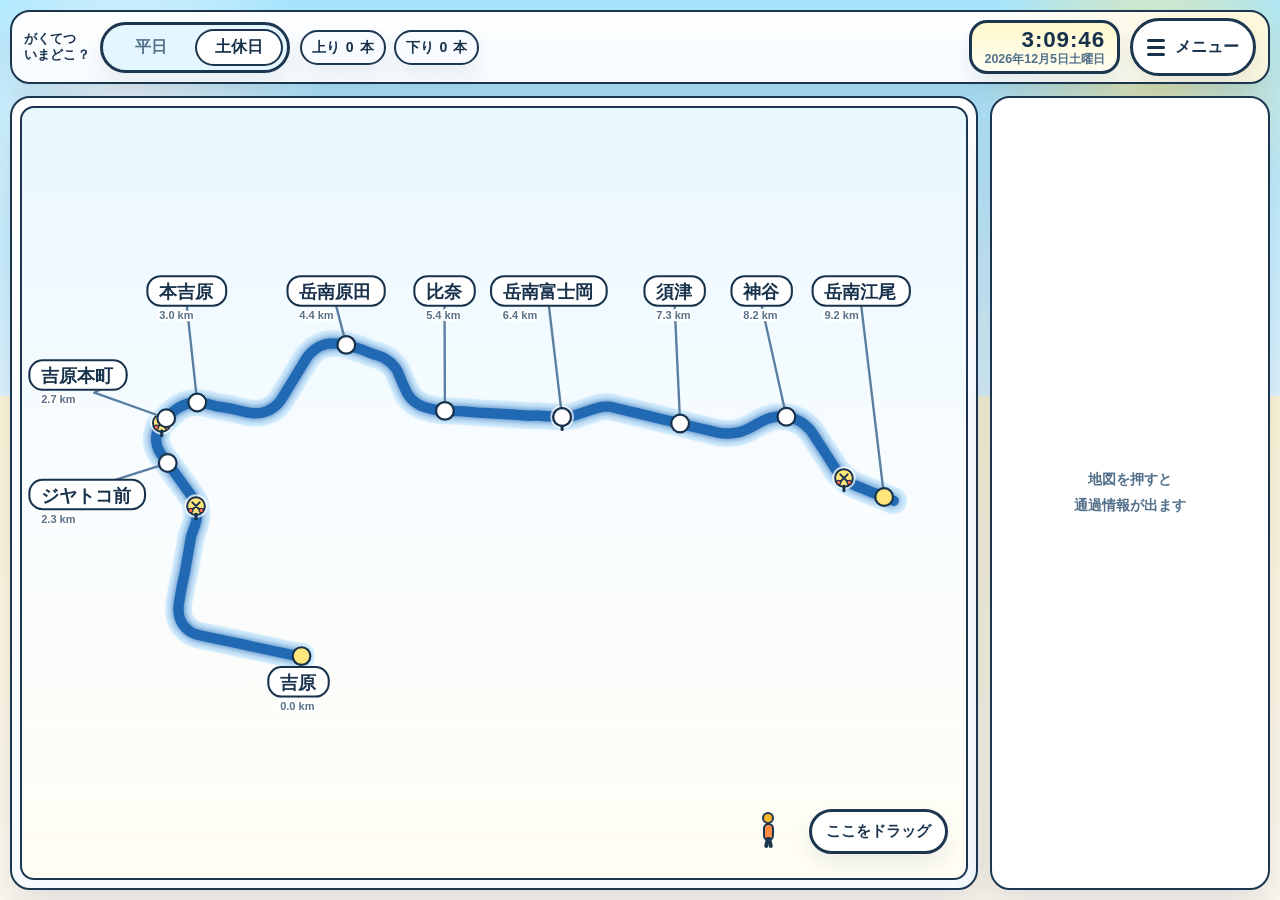
<file: index.html>
<!DOCTYPE html>
<html lang="ja">
<head>
  <meta charset="UTF-8">
  <meta name="viewport" content="width=device-width, initial-scale=1.0">
  <title>がくてつ いまどこ？</title>
  <link rel="stylesheet" href="./styles/main.css?v=2026052101">
</head>
<body>
  <div class="app">
    <header class="top-bar">
      <div class="app-title">がくてつ<br>いまどこ？</div>
      <div class="segmented" role="radiogroup" aria-label="ダイヤ選択">
        <label>
          <input type="radio" name="scheduleType" value="weekday">
          <span>平日</span>
        </label>
        <label>
          <input type="radio" name="scheduleType" value="holiday">
          <span>土休日</span>
        </label>
      </div>

      <div class="status-row">
        <span class="pill">上り <strong id="runningInboundCount">0</strong> 本</span>
        <span class="pill">下り <strong id="runningOutboundCount">0</strong> 本</span>
      </div>

      <div class="time-compact">
        <span class="time-value" id="clockValue">--:--:--</span>
        <span class="date-compact" id="dateValue">----</span>
      </div>

      <button id="menuToggle" class="menu-toggle secondary" type="button" aria-controls="appDrawer" aria-expanded="false">
        <span class="menu-toggle-icon" aria-hidden="true">
          <span></span>
          <span></span>
          <span></span>
        </span>
        <span>メニュー</span>
      </button>
    </header>

    <div class="content-area">
      <div class="map-frame">
        <div class="map-shell" id="mapShell">
          <svg id="routeMap" viewBox="0 0 1280 720" aria-labelledby="mapTitle mapDesc" role="img">
            <title id="mapTitle">岳南電車 路線図</title>
            <desc id="mapDesc">吉原から岳南江尾までの路線、主要踏切、駅、現在の列車位置を表示します。</desc>
          </svg>

          <div id="dragPickerDock" class="drag-picker-dock">
            <button id="dragPicker" class="drag-picker" type="button" aria-label="ひと型をドラッグして場所を選ぶ">
              <span class="drag-picker-person" aria-hidden="true">
                <span class="drag-picker-head"></span>
                <span class="drag-picker-body"></span>
              </span>
            </button>
            <span class="drag-picker-copy" aria-hidden="true">ここをドラッグ</span>
          </div>

          <div class="next-bar" id="nextBar" aria-live="polite" hidden></div>
        </div>

      </div>

      <aside class="side-panel" id="sidePanel" data-empty="true" data-sheet="peek">
        <div class="sheet-handle-bar" id="sheetHandleBar" aria-label="引き上げる/引き下げる" role="button" tabindex="0"></div>
        <div class="side-empty">
          <p>地図を押すと<br>通過情報が出ます</p>
        </div>
        <div class="side-content">
          <header class="side-header">
            <span class="selection-kind" id="selectionKind"></span>
            <div class="selection-name" id="selectionName"></div>
            <div class="selection-km" id="selectionKm"></div>
          </header>

          <div class="km-adjuster" id="kmAdjuster" hidden>
            <div class="km-adj-row">
              <button type="button" id="kmMinus" class="secondary compact-button km-adj-btn" aria-label="0.05km 戻す">−</button>
              <input type="number" id="kmInput" class="km-adj-input" step="0.05" min="0" max="9.20" aria-label="吉原からの距離 km">
              <button type="button" id="kmPlus" class="secondary compact-button km-adj-btn" aria-label="0.05km 進める">＋</button>
            </div>
            <div class="km-adj-context" id="kmAdjContext"></div>
          </div>

          <div class="side-next" id="sideNextSection">
            <div class="side-dir">
              <div class="side-dir-label">次の2本</div>
              <ul class="schedule-list" id="nearComingList"></ul>
            </div>
          </div>

          <div class="side-all" id="sideAllSection" hidden>
            <div class="side-dir-label">今日の全通過時刻</div>
            <ul class="tt-list" id="sideAllList"></ul>
          </div>

          <div class="side-footer">
            <button id="toggleSidePanelAll" class="secondary compact-button" type="button">全時刻を見る</button>
            <button id="resetSelectionButton" class="secondary compact-button" type="button">えらびなおす</button>
          </div>
        </div>
      </aside>
    </div>
  </div>

  <div class="drawer-backdrop" id="drawerBackdrop" hidden></div>

  <aside class="app-drawer" id="appDrawer" role="dialog" aria-modal="true" aria-hidden="true" aria-label="一覧と詳細" hidden>
    <div class="drawer-head">
      <div>
        <div class="drawer-kicker">メニュー</div>
        <h2>一覧と詳細</h2>
      </div>
      <button id="drawerCloseButton" class="secondary compact-button" type="button">閉じる</button>
    </div>

    <div class="drawer-body">
      <section class="drawer-section">
        <div class="drawer-app-info">
          <span class="eyebrow">おさんぽれっしゃマップ</span>
          <h2>がくてつ いまどこ？</h2>
          <p>地図のどこかを押すと、その場所を通る電車の時刻を表示します。</p>
        </div>
        <div class="status-row">
          <span class="pill">自動判定 <strong id="autoModeLabel">平日</strong></span>
          <span class="pill">表示中 <strong id="activeModeLabel">平日</strong></span>
        </div>
        <a href="https://github.com/phys-ken/gakutetsu-imadoko" class="drawer-github-link" target="_blank" rel="noopener noreferrer">GitHub でソースを見る ↗</a>
      </section>

      <section class="drawer-section">
        <div class="drawer-section-head">
          <h3>駅一覧</h3>
        </div>
        <div class="location-list" id="stationList"></div>
      </section>

      <section class="drawer-section">
        <div class="drawer-section-head">
          <h3>踏切一覧</h3>
        </div>
        <div class="location-list" id="crossingList"></div>
      </section>

      <section class="drawer-section">
        <div class="drawer-section-head">
          <h3>地図の見かた</h3>
        </div>
        <div class="drawer-note">
          青い矢印が上り（岳南江尾→吉原）、オレンジが下り（吉原→岳南江尾）です。黄色のマークが踏切、緑のマーカーが選択した地点です。通過時刻は駅間を等速として計算しています。
        </div>
      </section>
    </div>
  </aside>

  <script defer src="./src/data.js?v=2026052101"></script>
  <script defer src="./src/geometry.js?v=2026052101"></script>
  <script defer src="./src/schedule.js?v=2026052101"></script>
  <script defer src="./src/app.js?v=2026052101"></script>
</body>
</html>
</file>
<file: styles/main.css>
:root {
  --sky: #a7e7ff;
  --ground: #fff6d8;
  --panel: #ffffff;
  --ink: #18324c;
  --sub: #53718a;
  --outline: #1c3650;
  --route: #2369b3;
  --station: #ffffff;
  --terminal: #ffe57a;
  --crossing: #ffd449;
  --inbound: #2d80ea;
  --outbound: #ff8034;
  --selection: #23c47b;
  --selection-soft: #dff8ea;
  --shadow: 0 18px 40px rgba(24, 50, 76, 0.14);
  --shadow-soft: 0 10px 20px rgba(24, 50, 76, 0.08);
}

* {
  box-sizing: border-box;
}

body {
  margin: 0;
  min-height: 100vh;
  font-family: "Aptos", "BIZ UDPGothic", "Yu Gothic UI", "Yu Gothic", "Meiryo", sans-serif;
  color: var(--ink);
  background:
    radial-gradient(circle at 10% 12%, rgba(255, 255, 255, 0.85), transparent 14%),
    radial-gradient(circle at 90% 8%, rgba(255, 238, 153, 0.75), transparent 12%),
    linear-gradient(180deg, var(--sky) 0%, #dff5ff 44%, var(--ground) 44%, #fffaf0 100%);
  padding: 10px;
  overflow: hidden;
}

body.drawer-open {
  overflow: hidden;
}

.app {
  width: min(1600px, 100%);
  height: calc(100vh - 20px);
  margin: 0 auto;
  display: grid;
  grid-template-rows: auto minmax(0, 1fr);
  gap: 12px;
}

.top-bar,
.map-frame,
.side-panel,
.app-drawer {
  background: var(--panel);
  border: 2px solid var(--outline);
  border-radius: 20px;
  box-shadow: var(--shadow);
}

.top-bar {
  padding: 6px 12px;
  display: flex;
  align-items: center;
  gap: 10px;
  flex-wrap: nowrap;
  background:
    radial-gradient(circle at right top, rgba(255, 229, 122, 0.28), transparent 24%),
    linear-gradient(180deg, rgba(255, 255, 255, 0.98), rgba(248, 252, 255, 0.98));
}

.app-title {
  font-size: 0.82rem;
  font-weight: 900;
  line-height: 1.25;
  white-space: nowrap;
  color: var(--ink);
  letter-spacing: 0.01em;
}

.top-bar .status-row {
  flex: 1 1 auto;
  flex-wrap: nowrap;
}

.time-compact {
  display: flex;
  flex-direction: column;
  align-items: flex-end;
  gap: 2px;
  white-space: nowrap;
  border: 3px solid var(--outline);
  border-radius: 18px;
  padding: 6px 12px;
  background: linear-gradient(180deg, #fff8cb, #fffef3);
  box-shadow: var(--shadow-soft);
}

.time-compact .time-value {
  font-size: 1.4rem;
  font-weight: 900;
  letter-spacing: 0.04em;
  line-height: 1;
  margin-top: 0;
}

.date-compact {
  color: var(--sub);
  font-size: 0.78rem;
  font-weight: 700;
  line-height: 1;
}

.eyebrow {
  display: inline-flex;
  align-self: start;
  align-items: center;
  gap: 8px;
  padding: 4px 10px;
  border-radius: 999px;
  background: #ffec8e;
  border: 2px solid var(--outline);
  font-size: 0.78rem;
  font-weight: 800;
  letter-spacing: 0.04em;
  white-space: nowrap;
}

h1,
h2,
h3,
p {
  margin: 0;
}

h1 {
  font-size: clamp(1.3rem, 1vw + 0.9rem, 1.9rem);
  line-height: 1.1;
  letter-spacing: 0.01em;
  word-break: keep-all;
}

.time-box {
  padding: 10px 14px;
  border-radius: 22px;
  border: 3px solid var(--outline);
  background: linear-gradient(180deg, #fff8cb, #fffef3);
  box-shadow: var(--shadow-soft);
  min-width: 228px;
}

.time-label {
  font-size: 0.8rem;
  font-weight: 800;
  color: var(--sub);
  letter-spacing: 0.08em;
  text-transform: uppercase;
}

.time-value {
  margin-top: 4px;
  font-size: clamp(1.65rem, 1vw + 1rem, 2.2rem);
  font-weight: 900;
  letter-spacing: 0.05em;
  line-height: 1;
}

.date-value {
  margin-top: 4px;
  color: var(--sub);
  font-weight: 700;
}

.segmented {
  display: inline-flex;
  padding: 4px;
  border-radius: 999px;
  background: #e4f6ff;
  border: 3px solid var(--outline);
  box-shadow: var(--shadow-soft);
}

.segmented label {
  position: relative;
  cursor: pointer;
}

.segmented input {
  position: absolute;
  opacity: 0;
  pointer-events: none;
}

.segmented span {
  display: inline-flex;
  align-items: center;
  justify-content: center;
  min-width: 88px;
  padding: 8px 14px;
  border-radius: 999px;
  font-weight: 800;
  color: var(--sub);
  transition: 180ms ease;
}

.segmented input:checked + span {
  color: var(--ink);
  background: #ffffff;
  box-shadow: inset 0 0 0 2px var(--outline);
}

.status-row {
  display: flex;
  gap: 8px;
  flex-wrap: wrap;
  align-items: center;
  justify-content: flex-start;
}

.pill {
  display: inline-flex;
  align-items: center;
  gap: 6px;
  padding: 6px 10px;
  border-radius: 999px;
  background: #f8fbff;
  border: 2px solid var(--outline);
  font-size: 0.88rem;
  font-weight: 800;
  box-shadow: var(--shadow-soft);
}

.pill strong {
  font-weight: 900;
}

button {
  appearance: none;
  border: 3px solid var(--outline);
  border-radius: 999px;
  padding: 11px 16px;
  background: #7ee38f;
  color: var(--ink);
  font: inherit;
  font-weight: 900;
  cursor: pointer;
  box-shadow: var(--shadow-soft);
  transition: transform 180ms ease, filter 180ms ease;
}

button:hover {
  transform: translateY(-1px);
  filter: brightness(1.02);
}

button.secondary {
  background: #ffffff;
}

button:disabled {
  cursor: default;
  opacity: 0.5;
  transform: none;
}

.compact-button {
  padding: 8px 13px;
  font-size: 0.9rem;
}

.menu-toggle {
  display: inline-flex;
  align-items: center;
  gap: 10px;
  padding-inline: 14px;
  min-height: 58px;
}

.menu-toggle-icon {
  display: inline-grid;
  gap: 4px;
}

.menu-toggle-icon span {
  display: block;
  width: 18px;
  height: 3px;
  border-radius: 999px;
  background: var(--ink);
}

.content-area {
  display: grid;
  grid-template-columns: minmax(0, 1fr) 280px;
  gap: 12px;
  min-height: 0;
}

.map-frame {
  padding: 8px;
  display: grid;
  grid-template-rows: minmax(0, 1fr);
  min-height: 0;
  background: linear-gradient(180deg, #ffffff, #f7fbff);
}

.map-legend-overlay {
  position: absolute;
  top: 12px;
  left: 12px;
  display: flex;
  gap: 6px;
  flex-wrap: wrap;
  pointer-events: none;
  z-index: 2;
}

.side-panel {
  padding: 16px 14px;
  display: grid;
  grid-template-rows: 1fr;
  align-items: stretch;
  overflow-y: auto;
}

.side-panel[data-empty="true"] .side-content,
.side-panel[data-empty="false"] .side-empty {
  display: none;
}

.side-empty {
  display: flex;
  align-items: center;
  justify-content: center;
  text-align: center;
  color: var(--sub);
  font-size: 0.9rem;
  font-weight: 700;
  line-height: 1.8;
}

.side-content {
  display: flex;
  flex-direction: column;
  gap: 14px;
}

.side-header {
  display: flex;
  flex-direction: column;
  gap: 4px;
}

.side-header .selection-name {
  font-size: 1rem;
  font-weight: 800;
  line-height: 1.3;
  color: var(--ink);
}

.side-header .selection-km {
  font-size: 1.6rem;
  font-weight: 900;
  letter-spacing: -0.01em;
  color: var(--ink);
}

.side-next {
  display: flex;
  flex-direction: column;
  gap: 10px;
}

.side-dir {
  display: flex;
  flex-direction: column;
  gap: 5px;
}

.side-dir-label {
  display: flex;
  align-items: center;
  gap: 6px;
  font-size: 0.78rem;
  font-weight: 800;
  color: var(--sub);
  letter-spacing: 0.04em;
  text-transform: uppercase;
  padding-bottom: 2px;
  border-bottom: 1px solid rgba(28, 54, 80, 0.1);
}

.side-all {
  display: flex;
  flex-direction: column;
  gap: 6px;
}

.side-all[hidden] {
  display: none;
}

.side-footer {
  display: flex;
  gap: 6px;
  flex-wrap: wrap;
}

.tt-list {
  margin: 0;
  padding: 0;
  list-style: none;
  display: flex;
  flex-direction: column;
  gap: 1px;
}

.tt-item {
  display: flex;
  align-items: center;
  gap: 8px;
  padding: 6px 4px;
  border-bottom: 1px solid rgba(28, 54, 80, 0.06);
}

.tt-time {
  font-size: 0.95rem;
  font-weight: 800;
  font-variant-numeric: tabular-nums;
  white-space: nowrap;
  min-width: 76px;
  color: var(--ink);
}

.tt-badge {
  display: inline-flex;
  align-items: center;
  justify-content: center;
  padding: 2px 8px;
  border-radius: 999px;
  font-size: 0.72rem;
  font-weight: 900;
  color: #fff;
}

.tt-badge.inbound {
  background: var(--inbound);
}

.tt-badge.outbound {
  background: var(--outbound);
}

.tt-rel {
  font-size: 0.82rem;
  font-weight: 700;
  color: var(--sub);
  margin-left: auto;
  white-space: nowrap;
}

.tt-item.passed {
  opacity: 0.38;
}

.tt-empty {
  font-size: 0.85rem;
  color: var(--sub);
  font-weight: 700;
  padding: 8px 4px;
}

.map-chip {
  display: inline-flex;
  align-items: center;
  gap: 8px;
  padding: 6px 10px;
  border-radius: 999px;
  border: 2px solid var(--outline);
  background: #ffffff;
  font-size: 0.86rem;
  font-weight: 800;
  box-shadow: var(--shadow-soft);
}

.map-shell {
  position: relative;
  min-height: 0;
  height: 100%;
  border-radius: 14px;
  overflow: hidden;
  border: 2px solid var(--outline);
  background:
    linear-gradient(180deg, #e9f7ff, #f9fdff 52%, #fffdf4 100%),
    repeating-linear-gradient(
      90deg,
      rgba(35, 105, 179, 0.04) 0,
      rgba(35, 105, 179, 0.04) 1px,
      transparent 1px,
      transparent 48px
    ),
    repeating-linear-gradient(
      0deg,
      rgba(35, 105, 179, 0.04) 0,
      rgba(35, 105, 179, 0.04) 1px,
      transparent 1px,
      transparent 48px
    );
}

.map-shell.is-targeting {
  box-shadow: inset 0 0 0 5px rgba(255, 212, 73, 0.48);
}

/* ─── M5風 直近2本バー (mobile only) ─── */
.next-bar {
  display: none;
}

.next-bar[hidden] {
  display: none !important;
}

#routeMap {
  width: 100%;
  height: 100%;
  display: block;
}

.selection-kind {
  display: inline-flex;
  align-self: start;
  padding: 5px 10px;
  border-radius: 999px;
  background: var(--selection-soft);
  color: #0f7c4d;
  border: 2px solid var(--selection);
  font-weight: 900;
  font-size: 0.83rem;
}

.selection-name {
  font-size: 1.1rem;
  font-weight: 900;
  line-height: 1.3;
}

.selection-km {
  font-size: 1.4rem;
  font-weight: 900;
  line-height: 1;
  white-space: nowrap;
}

.selection-strip-actions {
  display: none;
}

.meta-grid {
  display: grid;
  gap: 8px;
}

.meta-grid-compact {
  grid-template-columns: repeat(2, minmax(0, 1fr));
}

.meta-box,
.selection-summary-box {
  padding: 6px 0;
}

.meta-label {
  color: var(--sub);
  font-size: 0.8rem;
  font-weight: 800;
}

.meta-value {
  margin-top: 4px;
  font-weight: 900;
  line-height: 1.35;
}

.selection-mode {
  color: var(--sub);
  font-size: 0.84rem;
  font-weight: 800;
}

.direction-block {
  display: grid;
  gap: 6px;
  min-width: 0;
}

.direction-title {
  display: flex;
  align-items: center;
  gap: 8px;
  font-size: 0.94rem;
  font-weight: 900;
}

.mini {
  width: 14px;
  height: 14px;
  border-radius: 50%;
  display: inline-block;
  border: 2px solid var(--outline);
  flex: 0 0 auto;
}

.mini.inbound {
  background: var(--inbound);
}

.mini.outbound {
  background: var(--outbound);
}

.schedule-list {
  margin: 0;
  padding: 0;
  list-style: none;
  display: grid;
  gap: 6px;
}

.schedule-item,
.empty-item {
  padding: 10px 11px;
  border-radius: 16px;
  border: 2px solid var(--outline);
  background: #ffffff;
  box-shadow: var(--shadow-soft);
}

.empty-item {
  color: var(--sub);
  background: #f9fbfd;
  font-weight: 700;
}

.schedule-item.passed {
  opacity: 0.56;
}

.schedule-main {
  display: flex;
  justify-content: space-between;
  gap: 8px;
  align-items: center;
  flex-wrap: wrap;
}

.schedule-time {
  font-size: 1rem;
  font-weight: 900;
}

.schedule-badge {
  display: inline-flex;
  align-items: center;
  justify-content: center;
  padding: 4px 9px;
  border-radius: 999px;
  color: #ffffff;
  font-size: 0.78rem;
  font-weight: 900;
  letter-spacing: 0.02em;
}

.schedule-badge.inbound {
  background: var(--inbound);
}

.schedule-badge.outbound {
  background: var(--outbound);
}

.schedule-sub {
  margin-top: 4px;
  color: var(--sub);
  font-size: 0.85rem;
  line-height: 1.4;
}

.schedule-relative {
  margin-top: 5px;
  font-size: 0.83rem;
  font-weight: 900;
}

.schedule-list-compact .schedule-item,
.schedule-list-compact .empty-item {
  min-height: 100%;
}

.schedule-list-compact .schedule-sub {
  display: none;
}

.all-passages[hidden] {
  display: none;
}

.all-passages {
  max-height: 360px;
  overflow: auto;
  padding-right: 4px;
}

.map-caption {
  display: flex;
  justify-content: space-between;
  gap: 8px;
  flex-wrap: wrap;
  color: var(--sub);
  font-size: 0.84rem;
  line-height: 1.4;
}

.drag-picker-dock {
  position: absolute;
  right: 18px;
  bottom: 18px;
  z-index: 3;
  display: inline-flex;
  align-items: center;
  gap: 12px;
}

.drag-picker {
  position: relative;
  width: 58px;
  height: 58px;
  display: inline-flex;
  align-items: center;
  justify-content: center;
  padding: 0;
  border-radius: 50%;
  border: none;
  background: transparent;
  box-shadow: none;
  cursor: grab;
  user-select: none;
  touch-action: none;
}

.drag-picker:active {
  cursor: grabbing;
}

.drag-picker.is-dragging {
  position: fixed;
  top: 0;
  left: 0;
  right: auto;
  transform: translate(-50%, -64%);
  z-index: 1000;
  cursor: grabbing;
  pointer-events: none;
  box-shadow: 0 18px 28px rgba(24, 50, 76, 0.24);
}

.drag-picker-dock.is-dragging .drag-picker-copy {
  opacity: 0.26;
}

.drag-picker-copy {
  padding: 10px 14px;
  border-radius: 999px;
  border: 3px solid var(--outline);
  background: rgba(255, 255, 255, 0.96);
  box-shadow: var(--shadow-soft);
  font-size: 0.92rem;
  font-weight: 900;
  color: var(--ink);
  white-space: nowrap;
  pointer-events: none;
}

.drag-picker-person {
  position: relative;
  width: 24px;
  height: 38px;
  display: inline-block;
  flex: 0 0 auto;
}

.drag-picker-head {
  position: absolute;
  top: 0;
  left: 50%;
  width: 12px;
  height: 12px;
  margin-left: -6px;
  border-radius: 50%;
  background: #ffb631;
  border: 2px solid var(--outline);
}

.drag-picker-body {
  position: absolute;
  left: 50%;
  top: 11px;
  width: 11px;
  height: 18px;
  margin-left: -5.5px;
  border-radius: 7px;
  background: #ff8c42;
  border: 2px solid var(--outline);
}

.drag-picker-body::before,
.drag-picker-body::after {
  content: "";
  position: absolute;
  bottom: -9px;
  width: 4px;
  height: 11px;
  border-radius: 4px;
  background: var(--outline);
}

.drag-picker-body::before {
  left: 0;
  transform: rotate(12deg);
}

.drag-picker-body::after {
  right: 0;
  transform: rotate(-12deg);
}

.legend-dot,
.legend-square {
  width: 15px;
  height: 15px;
  display: inline-block;
  border: 2px solid var(--outline);
  flex: 0 0 auto;
}

.legend-dot {
  border-radius: 50%;
  background: var(--station);
}

.legend-dot.terminal {
  background: var(--terminal);
}

.legend-dot.selection {
  background: var(--selection);
}

.legend-square.inbound {
  background: var(--inbound);
  border-radius: 5px;
}

.legend-square.outbound {
  background: var(--outbound);
  border-radius: 5px;
}

.legend-triangle {
  width: 0;
  height: 0;
  border-left: 8px solid transparent;
  border-right: 8px solid transparent;
  border-bottom: 14px solid var(--crossing);
  filter: drop-shadow(0 1px 0 var(--outline));
  flex: 0 0 auto;
}

.drawer-backdrop {
  position: fixed;
  inset: 0;
  z-index: 20;
  background: rgba(24, 50, 76, 0.18);
  backdrop-filter: blur(2px);
  opacity: 0;
  pointer-events: none;
  transition: opacity 220ms ease;
}

.drawer-backdrop.is-open {
  opacity: 1;
  pointer-events: auto;
}

.app-drawer {
  position: fixed;
  top: 10px;
  right: 10px;
  bottom: 10px;
  width: min(420px, calc(100vw - 20px));
  z-index: 30;
  padding: 18px;
  display: grid;
  grid-template-rows: auto minmax(0, 1fr);
  gap: 16px;
  transform: translateX(calc(100% + 18px));
  transition: transform 220ms ease;
  background: linear-gradient(180deg, #ffffff, #fffdfa);
}

.app-drawer.is-open {
  transform: translateX(0);
}

.drawer-head {
  display: flex;
  align-items: center;
  justify-content: space-between;
  gap: 12px;
}

.drawer-kicker {
  color: var(--sub);
  font-size: 0.8rem;
  font-weight: 900;
  letter-spacing: 0.08em;
  text-transform: uppercase;
}

.drawer-head h2 {
  margin-top: 2px;
  font-size: 1.3rem;
}

.drawer-body {
  min-height: 0;
  overflow: auto;
  display: grid;
  gap: 16px;
  padding-right: 4px;
}

.drawer-section {
  padding: 14px 2px;
  border-bottom: 1px solid rgba(28, 54, 80, 0.1);
  display: flex;
  flex-direction: column;
  gap: 10px;
}

.drawer-section:last-child {
  border-bottom: none;
}

.drawer-app-info {
  display: flex;
  flex-direction: column;
  gap: 4px;
}

.drawer-app-info h2 {
  font-size: 1.1rem;
}

.drawer-app-info p {
  color: var(--sub);
  font-size: 0.84rem;
  line-height: 1.5;
}

.drawer-section-head {
  display: flex;
  justify-content: space-between;
  gap: 12px;
  align-items: center;
}

.drawer-section h3 {
  font-size: 0.82rem;
  font-weight: 800;
  letter-spacing: 0.06em;
  text-transform: uppercase;
  color: var(--sub);
}

.drawer-location-info {
  display: flex;
  flex-direction: column;
  gap: 2px;
}

.drawer-info-item {
  font-size: 0.9rem;
  font-weight: 700;
  display: flex;
  gap: 8px;
  align-items: baseline;
}

.drawer-info-label {
  font-size: 0.75rem;
  color: var(--sub);
  font-weight: 700;
  white-space: nowrap;
}

.location-list {
  display: grid;
  grid-template-columns: repeat(2, minmax(0, 1fr));
  gap: 8px;
}

.location-button {
  width: 100%;
  border: 1px solid rgba(28, 54, 80, 0.2);
  border-radius: 10px;
  background: #ffffff;
  padding: 8px 10px;
  text-align: left;
  display: grid;
  gap: 2px;
  font-weight: 800;
}

.location-button.is-active {
  background: var(--selection-soft);
  border-color: var(--selection);
}

.location-name {
  font-size: 0.94rem;
  line-height: 1.25;
}

.location-meta {
  color: var(--sub);
  font-size: 0.8rem;
  font-weight: 800;
}

.drawer-note {
  padding: 12px 14px;
  border-radius: 10px;
  background: #f0f6ff;
  border-left: 3px solid var(--route);
  color: var(--sub);
  line-height: 1.6;
  font-size: 0.92rem;
}

/* ─── Fix [hidden] attribute being overridden by display:grid ─── */
.app-drawer[hidden] {
  display: none;
}

/* ─── km adjuster panel ─── */
.km-adjuster[hidden] {
  display: none;
}

.km-adjuster {
  display: flex;
  flex-direction: column;
  gap: 6px;
}

.km-adj-row {
  display: flex;
  align-items: center;
  gap: 6px;
}

.km-adj-btn {
  flex: 0 0 auto;
  width: 42px;
  padding: 7px 0;
  font-size: 1.1rem;
  font-weight: 900;
  text-align: center;
}

.km-adj-input {
  flex: 1;
  min-width: 0;
  border: 3px solid var(--outline);
  border-radius: 999px;
  padding: 7px 12px;
  font: inherit;
  font-weight: 900;
  font-size: 0.95rem;
  text-align: center;
  background: #fff;
  color: var(--ink);
  -moz-appearance: textfield;
  appearance: textfield;
  outline: none;
}

.km-adj-input::-webkit-inner-spin-button,
.km-adj-input::-webkit-outer-spin-button {
  -webkit-appearance: none;
}

.km-adj-input:focus {
  border-color: var(--route);
}

.km-adj-context {
  font-size: 0.8rem;
  font-weight: 700;
  color: var(--sub);
  text-align: center;
  line-height: 1.6;
  white-space: pre-line;
}

/* ─── Bottom sheet handle (visible only on mobile) ─── */
.sheet-handle-bar {
  display: none;
}

/* ─── GitHub link in drawer ─── */
.drawer-github-link {
  display: inline-flex;
  align-items: center;
  color: var(--route);
  font-size: 0.84rem;
  font-weight: 800;
  text-decoration: none;
  gap: 4px;
}
.drawer-github-link:hover {
  text-decoration: underline;
}

/* ─── Mobile: bottom-sheet layout ─── */
@media (max-width: 680px) {
  /* Full-bleed, no scroll on body */
  body {
    padding: 0;
    overflow: hidden;
    height: 100vh;
    height: 100dvh;
  }

  .app {
    height: 100vh;
    height: 100dvh;
    width: 100%;
    gap: 0;
  }

  /* ── Compact top bar ── */
  .top-bar {
    border-radius: 0;
    border-left: none;
    border-right: none;
    border-top: none;
    padding: 5px 10px;
    gap: 6px;
  }

  .app-title {
    font-size: 0.68rem;
    line-height: 1.2;
  }

  /* Hide running-train count pills (less critical on mobile) */
  .top-bar .status-row {
    display: none;
  }

  .segmented {
    padding: 3px;
    border-width: 2px;
  }

  .segmented span {
    min-width: 56px;
    padding: 5px 8px;
    font-size: 0.84rem;
  }

  .time-compact {
    padding: 4px 8px;
    border-width: 2px;
    border-radius: 12px;
    gap: 0;
  }

  .time-compact .time-value {
    font-size: 1.05rem;
    letter-spacing: 0.01em;
  }

  /* Hide date on mobile — clock alone is enough */
  .date-compact {
    display: none;
  }

  .menu-toggle {
    min-height: 38px;
    padding: 0 10px;
    gap: 5px;
    font-size: 0.82rem;
  }

  .menu-toggle-icon span {
    width: 14px;
  }

  /* ── Map fills all remaining height ── */
  .content-area {
    grid-template-columns: 1fr;
    gap: 0;
    overflow: hidden;
  }

  .map-frame {
    border-radius: 0;
    border: none;
    box-shadow: none;
    padding: 0;
  }

  .map-shell {
    border-radius: 0;
    border: none;
    min-height: unset;
  }

  /* ── M5風 次2本バー: 地図上部オーバーレイ ── */
  .next-bar {
    position: absolute;
    top: 0;
    left: 0;
    right: 0;
    z-index: 4;
    display: flex;
    align-items: center;
    justify-content: flex-start;
    gap: 16px;
    padding: 5px 10px;
    min-height: 38px;
    background: #1A2744;
    color: #ffffff;
    font-variant-numeric: tabular-nums;
    pointer-events: none;
  }

  .next-bar .nb-item {
    display: inline-flex;
    align-items: baseline;
    gap: 4px;
    line-height: 1.05;
  }

  .next-bar .nb-dir {
    font-size: 0.78rem;
    font-weight: 900;
  }

  .next-bar .nb-min {
    font-size: 1rem;
    font-weight: 900;
  }

  .next-bar .nb-item.primary .nb-min {
    font-size: 1.4rem;
  }

  .next-bar .nb-time {
    font-size: 0.72rem;
    font-weight: 700;
    opacity: 0.82;
  }

  .next-bar .nb-inbound { color: #88BBFF; }
  .next-bar .nb-outbound { color: #FFB07A; }

  .next-bar .nb-empty {
    color: #c7d2e6;
    font-size: 0.82rem;
    font-weight: 700;
  }

  /* バーで地図上部が隠れるので、drag-picker を少し下げる */
  .drag-picker-dock {
    top: 46px;
    right: 10px;
    bottom: auto;
    gap: 6px;
  }

  .drag-picker {
    width: 50px;
    height: 50px;
  }

  .drag-picker-copy {
    font-size: 0.78rem;
    padding: 6px 10px;
  }

  /* ── Side panel → bottom sheet ── */
  .side-panel {
    position: fixed;
    inset: auto 0 0 0;
    z-index: 10;
    border-radius: 22px 22px 0 0;
    border-bottom: none;
    border-left: none;
    border-right: none;
    box-shadow: 0 -6px 28px rgba(24, 50, 76, 0.16);
    transform: translateY(100%);
    transition: transform 300ms cubic-bezier(0.32, 0.72, 0, 1),
                max-height 280ms cubic-bezier(0.32, 0.72, 0, 1);
    display: flex;
    flex-direction: column;
    padding: 0 16px;
    padding-bottom: max(20px, env(safe-area-inset-bottom));
    overflow: hidden;
    overscroll-behavior: contain;
  }

  /* Slide in when a point is selected */
  .side-panel[data-empty="false"] {
    transform: translateY(0);
  }

  /* peek: compact — map stays visible above */
  .side-panel[data-empty="false"][data-sheet="peek"] {
    max-height: 36dvh;
    overflow: hidden;
  }

  /* full: expanded — nearly full height */
  .side-panel[data-empty="false"][data-sheet="full"] {
    max-height: 82dvh;
    overflow-y: auto;
  }

  /* Sheet handle */
  .sheet-handle-bar {
    display: block;
    flex-shrink: 0;
    padding: 14px 0 12px;
    touch-action: none;
    cursor: ns-resize;
    text-align: center;
    user-select: none;
    -webkit-user-select: none;
  }

  .sheet-handle-bar::before {
    content: "";
    display: inline-block;
    width: 48px;
    height: 5px;
    border-radius: 3px;
    background: rgba(28, 54, 80, 0.28);
  }

  /* Empty state has no content — keep sheet hidden */
  .side-empty {
    display: none;
  }

  .side-content {
    padding-top: 6px;
    gap: 12px;
    flex: 1;
  }

  /* Footer stays pinned at the bottom of the sheet */
  .side-footer {
    position: sticky;
    bottom: 0;
    background: var(--panel);
    padding: 8px 0 2px;
    margin-top: 4px;
    flex-shrink: 0;
  }

  /* ── Drawer: full screen on mobile, explicit transform to prevent stuck-open bug ── */
  .app-drawer {
    top: 0;
    left: 0;
    right: 0;
    bottom: 0;
    width: 100%;
    border-radius: 0;
    border: none;
    box-shadow: none;
    transform: translateX(110%);
  }

  .app-drawer.is-open {
    transform: translateX(0);
  }

  /* ── Location lists: 2 columns ── */
  .location-list {
    grid-template-columns: repeat(2, 1fr);
  }

  .meta-grid-compact {
    grid-template-columns: 1fr;
  }
}
</file>
